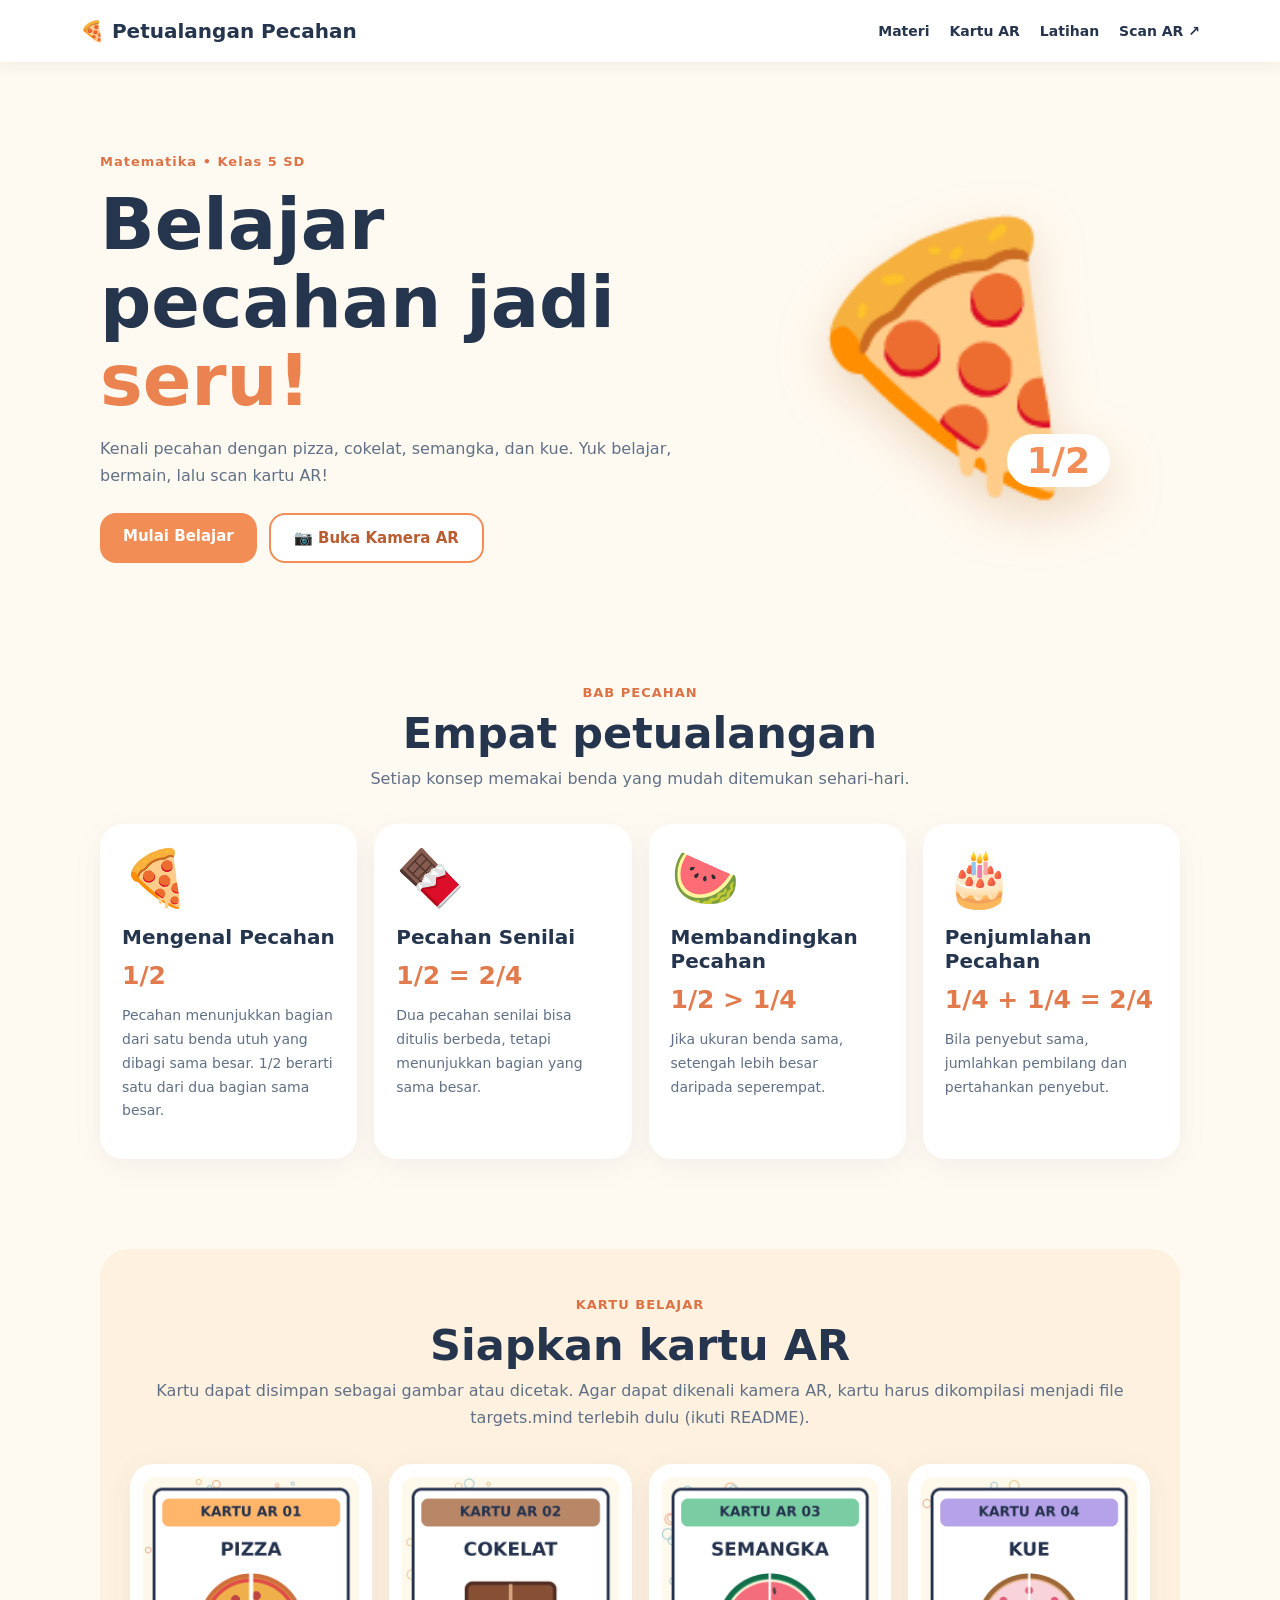
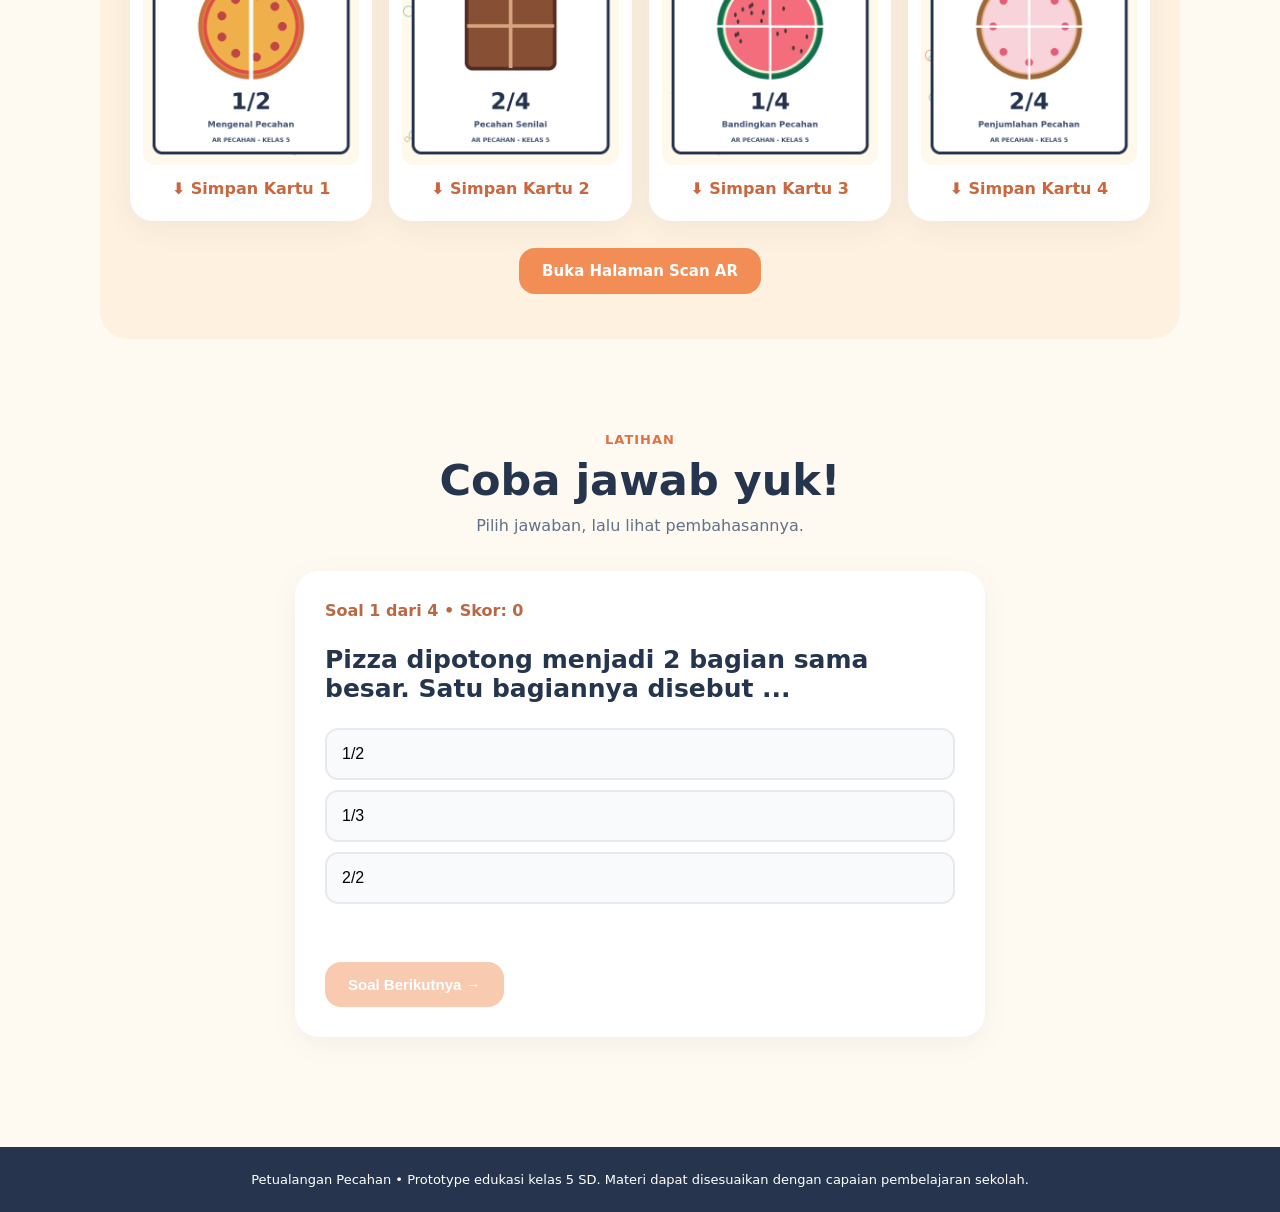
<file: index.html>
<!doctype html><html lang="id"><head><meta charset="utf-8"><meta name="viewport" content="width=device-width,initial-scale=1"><title>Petualangan Pecahan | Kelas 5 SD</title><link rel="stylesheet" href="style.css"></head><body>
<header><a class="brand" href="index.html">🍕 Petualangan Pecahan</a><nav><a href="#materi">Materi</a><a href="#kartu">Kartu AR</a><a href="#kuis">Latihan</a><a href="ar.html">Scan AR ↗</a></nav></header>
<main><section class="hero"><div><span class="tag">Matematika • Kelas 5 SD</span><h1>Belajar pecahan jadi <em>seru!</em></h1><p>Kenali pecahan dengan pizza, cokelat, semangka, dan kue. Yuk belajar, bermain, lalu scan kartu AR!</p><div class="actions"><a class="button" href="#materi">Mulai Belajar</a><a class="button secondary" href="ar.html">📷 Buka Kamera AR</a></div></div><div class="hero-art">🍕<span>1/2</span></div></section>
<section id="materi"><div class="section-title"><span class="tag">BAB PECAHAN</span><h2>Empat petualangan</h2><p>Setiap konsep memakai benda yang mudah ditemukan sehari-hari.</p></div><div id="lessons" class="grid"></div></section>
<section id="kartu" class="paper"><div class="section-title"><span class="tag">KARTU BELAJAR</span><h2>Siapkan kartu AR</h2><p>Kartu dapat disimpan sebagai gambar atau dicetak. Agar dapat dikenali kamera AR, kartu harus dikompilasi menjadi file targets.mind terlebih dulu (ikuti README).</p></div><div id="cards" class="grid card-grid"></div><div class="center"><a class="button" href="ar.html">Buka Halaman Scan AR</a></div></section>
<section id="kuis"><div class="section-title"><span class="tag">LATIHAN</span><h2>Coba jawab yuk!</h2><p>Pilih jawaban, lalu lihat pembahasannya.</p></div><div class="quiz"><div id="progress"></div><h3 id="question"></h3><div id="choices"></div><div id="feedback" aria-live="polite"></div><button class="button" id="next" disabled>Soal Berikutnya →</button></div></section>
</main><footer>Petualangan Pecahan • Prototype edukasi kelas 5 SD. Materi dapat disesuaikan dengan capaian pembelajaran sekolah.</footer><script src="content.js"></script><script src="app.js"></script></body></html>
</file>
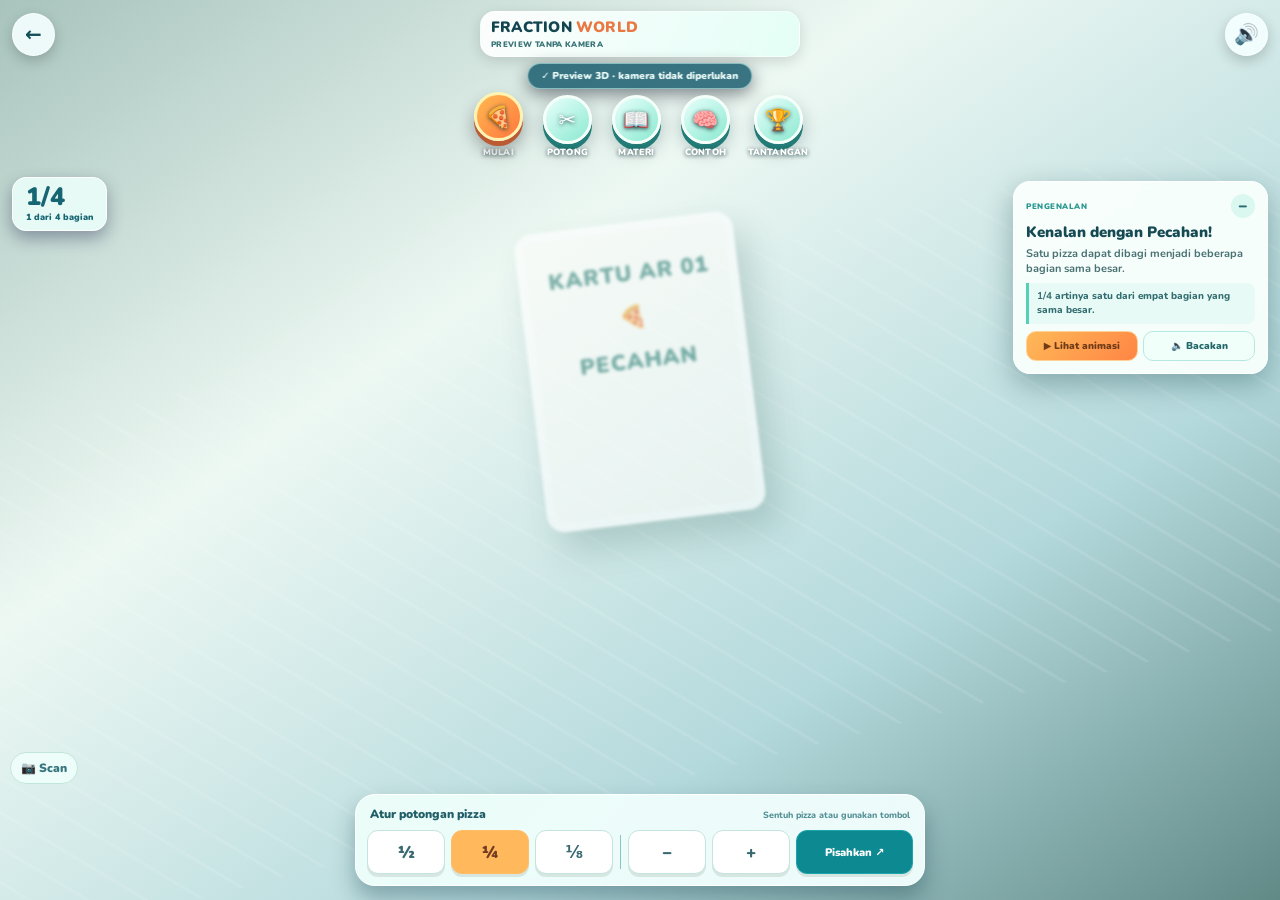
<file: preview-3d.html>
<!doctype html><html lang="id"><head><meta charset="utf-8"><meta name="viewport" content="width=device-width,initial-scale=1,viewport-fit=cover,user-scalable=no"><title>Preview Fraction World AR</title><link rel="stylesheet" href="assets/ar/fraction-world.css"><script src="https://aframe.io/releases/1.5.0/aframe.min.js"></script><script defer src="assets/ar/fraction-world.js"></script></head>
<body data-mode="demo"><div class="demo-surface"><div class="demo-card">KARTU AR 01<br>🍕<br>PECAHAN</div></div><a-scene id="arScene" embedded renderer="alpha:true;antialias:true;colorManagement:true" vr-mode-ui="enabled:false" device-orientation-permission-ui="enabled:false"><a-camera position="0 0 1.7" look-controls="enabled:false"></a-camera><a-entity light="type:ambient;color:#fff3db;intensity:1.5"></a-entity><a-entity light="type:directional;color:#ffffff;intensity:1.8" position="-1 1 2"></a-entity><a-entity class="pizza-model" pizza-lab position="0 .09 .06"></a-entity></a-scene>
<header class="top-bar"><a href="index.html" class="round-link">←</a><div class="top-title"><b>FRACTION <span>WORLD</span></b><small>PREVIEW TANPA KAMERA</small></div><button class="round-link" id="speak">🔊</button></header><div id="status" class="status-pill">✓ Preview 3D · kamera tidak diperlukan</div>
<nav class="orbit-menu"><button class="orbit-item active" data-tab="intro"><span class="orb">🍕</span><small>MULAI</small></button><button class="orbit-item" data-tab="cut"><span class="orb">✂️</span><small>POTONG</small></button><button class="orbit-item" data-tab="learn"><span class="orb">📖</span><small>MATERI</small></button><button class="orbit-item" data-tab="example"><span class="orb">🧠</span><small>CONTOH</small></button><button class="orbit-item" data-tab="challenge"><span class="orb">🏆</span><small>TANTANGAN</small></button></nav>
<div id="scanHint" class="scan-hint hidden"></div><div class="hud-counter"><b id="hudFraction">1/4</b><small id="hudDesc">1 dari 4 bagian</small></div>
<section id="infoPanel" class="float-panel"><div class="panel-top"><span id="topicLabel">PENGENALAN</span><button id="collapse">−</button></div><h2 id="panelTitle">Kenalan dengan Pecahan!</h2><p id="panelText">Satu pizza dapat dibagi menjadi beberapa bagian sama besar.</p><div id="detail" class="detail"><b>1/4</b> artinya satu dari empat bagian yang sama besar.</div><div class="panel-actions"><button id="animate" class="main-action">▶ Lihat animasi</button><button id="readMore">🔈 Bacakan</button></div></section>
<section id="cutDock" class="dock"><div class="dock-caption"><strong>Atur potongan pizza</strong><span>Sentuh pizza atau gunakan tombol</span></div><div class="dock-row"><button data-cut="2">½</button><button data-cut="4" class="chosen">¼</button><button data-cut="8">⅛</button><span class="v-divider"></span><button id="minus">−</button><button id="plus">+</button><button id="separate" class="wide">Pisahkan ↗</button></div></section>
<section id="missionPanel" class="mission hidden"><div class="mission-head"><span>🎯 MISI <b id="missionNumber">1/5</b></span><button id="missionClose">×</button></div><h2 id="missionTitle">Soal Cerita</h2><p id="missionStory"></p><div class="mission-instruction" id="missionInstruction"></div><div class="mission-tools"><button id="missionMinus">− bagian</button><span id="missionCount">0/4</span><button id="missionPlus">+ bagian</button></div><div id="missionChoices" class="mission-choices hidden"></div><div id="missionFeedback" class="mission-feedback hidden"></div><div class="mission-bottom"><button id="missionHint">💡 Petunjuk</button><button id="missionCheck" class="main-action">Periksa langkah ✓</button><button id="missionNext" class="main-action hidden">Soal berikutnya →</button></div></section>
<div id="toast" class="toast" role="status"></div><button id="cameraInfo" class="camera-info" onclick="location.href='ar.html'">📷 Scan</button><div id="cameraDebug" class="camera-debug hidden"></div></body></html>
</file>
<file: style.css>
:root{font-family:system-ui,-apple-system,'Segoe UI',sans-serif;color:#25354d;background:#fffaf1;scroll-behavior:smooth}*{box-sizing:border-box}body{margin:0}header{display:flex;justify-content:space-between;align-items:center;padding:19px max(5%,calc((100% - 1120px)/2));background:#fff;box-shadow:0 2px 16px #1a233012;gap:20px;flex-wrap:wrap}a{text-decoration:none;color:inherit}.brand{font-size:20px;font-weight:900}nav{display:flex;gap:20px;flex-wrap:wrap}nav a{font-weight:650;font-size:14px}main{max-width:1120px;margin:auto;padding:20px}section{margin:40px 0 90px}.hero{display:grid;grid-template-columns:1.25fr 1fr;align-items:center;min-height:470px;gap:30px}.tag{font-weight:800;font-size:13px;letter-spacing:1px;color:#dc7245}.hero h1{font-size:clamp(40px,5.6vw,72px);line-height:1.09;margin:15px 0}.hero h1 em{color:#eb8350;font-style:normal}p{color:#607086;line-height:1.7}.hero p{max-width:580px}.actions{display:flex;flex-wrap:wrap;gap:12px;margin-top:24px}.button{border:0;border-radius:16px;background:#f18d55;color:#fff;display:inline-block;padding:14px 23px;font-weight:800;cursor:pointer;font-size:15px}.button.secondary{background:#fff;border:2px solid #f18d55;color:#b85d32}.button:disabled{opacity:.45;cursor:not-allowed}.hero-art{position:relative;font-size:clamp(150px,21vw,255px);text-align:center;filter:drop-shadow(0 18px 24px #dbb79080)}.hero-art span{position:absolute;bottom:20px;right:15%;background:#fff;padding:6px 20px;border-radius:40px;font-size:36px;font-weight:900;color:#f18d55}.section-title{text-align:center;margin-bottom:32px}.section-title h2{font-size:clamp(28px,4vw,43px);margin:7px 0}.section-title p{margin:0}.grid{display:grid;grid-template-columns:repeat(4,1fr);gap:17px}.lesson,.ar-card{background:#fff;border-radius:23px;padding:22px;box-shadow:0 7px 30px #354f7311}.lesson .emoji{font-size:55px}.lesson h3{margin:14px 0 7px;font-size:20px}.lesson .example{font-size:25px;font-weight:900;color:#e17a4c;margin:12px 0}.lesson p{font-size:14px}.paper{background:#fef1df;border-radius:28px;padding:45px 30px}.ar-card{padding:13px;text-align:center}.ar-card img{width:100%;border-radius:12px}.ar-card a{display:inline-block;font-weight:800;padding:10px;color:#c9673e}.center{text-align:center;margin-top:27px}.quiz{max-width:690px;margin:auto;background:white;border-radius:24px;padding:30px;box-shadow:0 7px 28px #354f7311}.quiz h3{font-size:25px}#choices{display:grid;gap:10px}#choices button{background:#f8fafc;border:2px solid #e6e9ef;padding:15px;border-radius:13px;text-align:left;font-size:16px;cursor:pointer}#choices button:hover{border-color:#f18d55}#choices button.correct{border-color:#46a96e;background:#e9f9ee}#choices button.wrong{border-color:#e17777;background:#ffefef}#feedback{min-height:58px;padding:14px 0;font-weight:650}#progress{color:#b86943;font-weight:750}footer{text-align:center;background:#26354d;padding:25px;color:#fff;font-size:13px}@media(max-width:820px){.grid{grid-template-columns:repeat(2,1fr)}.hero{grid-template-columns:1fr;text-align:center}.hero p{margin:auto}.actions{justify-content:center}.hero-art{font-size:150px}.hero-art span{font-size:23px}.paper{padding:35px 16px}}@media(max-width:500px){.grid{grid-template-columns:1fr}header{justify-content:center}nav{justify-content:center;font-size:12px}main{padding:16px}.hero{min-height:auto}}
</file>
<file: assets/ar/fraction-world.css>
@import url('https://fonts.googleapis.com/css2?family=Nunito:wght@500;600;700;800;900&display=swap');
:root{--mint:#67f2d5;--aqua:#065864;--ink:#14343c;--cream:#fffdf7;--warm:#ffb85b;--line:rgba(14,99,109,.16)}
*{box-sizing:border-box}html,body{margin:0;width:100%;height:100%;overflow:hidden}body{background:#151f27;color:#18393e;font-family:Nunito,system-ui,-apple-system,sans-serif;-webkit-tap-highlight-color:transparent}button,a{font:inherit}button{cursor:pointer;touch-action:manipulation}button:focus-visible,a:focus-visible{outline:3px solid #fff2ab;outline-offset:2px}.hidden{display:none!important}
/* AR camera uses MindAR's own media video. Do not create a second camera instance. */
.camera-fallback{position:fixed;inset:0;z-index:0;background:radial-gradient(ellipse at 40% 39%,#3b5852,#152832 65%,#141a28);pointer-events:none}
body.camera-ready .camera-fallback{opacity:0}
#arScene{position:fixed!important;inset:0!important;width:100vw!important;height:100vh!important;height:100dvh!important;background:transparent!important;z-index:2!important;overflow:hidden!important}
#arScene canvas,#arScene .a-canvas{background:transparent!important}
.demo-surface{position:fixed;inset:0;background:linear-gradient(145deg,#a8c4bd 0%,#edf8f3 35%,#b4d9dc 70%,#618a87 100%);z-index:0}
.demo-surface:before{content:'';position:absolute;left:-20%;top:30%;height:55%;width:150%;transform:rotate(-14deg);background:repeating-linear-gradient(45deg,transparent 0 26px,rgba(255,255,255,.1) 28px 30px);pointer-events:none}
.demo-card{position:absolute;width:220px;height:300px;top:38%;left:50%;transform:translate(-50%,-40%) rotate(-7deg);box-shadow:12px 20px 35px #24544d57;background:#fbfcf9;border:9px solid white;border-radius:18px;color:#338077;text-align:center;padding:20px;font-size:22px;letter-spacing:1px;font-weight:900;line-height:2;filter:blur(1.4px);opacity:.6}
.top-bar{position:fixed;z-index:12;top:calc(11px + env(safe-area-inset-top));left:12px;right:12px;display:flex;gap:9px;align-items:center;justify-content:space-between;pointer-events:none}.top-bar>*{pointer-events:auto}
.round-link{display:grid;place-items:center;width:43px;height:43px;flex:0 0 43px;border:1px solid #ffffff95;background:#f5ffffe8;color:#154e58;text-decoration:none;border-radius:50%;box-shadow:0 5px 14px #0003;font-size:20px;font-weight:900;backdrop-filter:blur(13px)}
.top-title{flex:1;background:linear-gradient(115deg,#ffffffed,#e3fff6ef);border-radius:15px;padding:7px 10px;border:1px solid #fff8;line-height:1.1;box-shadow:0 4px 14px #0002;max-width:320px}.top-title b{font-size:15px;letter-spacing:.015em;font-weight:900;color:#134550}.top-title b span{color:#e97842}.top-title small{display:block;font-weight:900;letter-spacing:.045em;font-size:8px;color:#397477;margin-top:4px}
.status-pill{position:fixed;z-index:12;top:calc(63px + env(safe-area-inset-top));left:50%;transform:translateX(-50%);max-width:calc(100vw - 32px);overflow:hidden;text-overflow:ellipsis;white-space:nowrap;background:#0e5467cc;color:#effffb;border:1px solid #cefff786;border-radius:30px;padding:5px 13px;font-size:10px;font-weight:900;box-shadow:0 5px 17px #0017;backdrop-filter:blur(10px)}
.orbit-menu{position:fixed;z-index:15;top:calc(95px + env(safe-area-inset-top));left:50%;transform:translateX(-50%);display:flex;align-items:start;justify-content:center;gap:clamp(7px,2.5vw,16px);width:min(98%,520px);pointer-events:none}.orbit-item{border:0;background:none;padding:0;min-width:53px;display:flex;flex-direction:column;align-items:center;gap:2px;pointer-events:auto;color:white;font-weight:900;text-shadow:0 1px 4px #082c31d6}.orbit-item .orb{width:49px;height:49px;border-radius:50%;background:linear-gradient(140deg,#e8fffb,#8be9d1);border:3px solid #f5fffa;box-shadow:0 6px 0 #237c77,0 8px 17px #002c3840;display:grid;place-items:center;font-size:21px;transition:transform .2s,border-color .2s}.orbit-item.active .orb{background:linear-gradient(135deg,#ffb950,#ff783f);border-color:#fff3b2;transform:translateY(-3px);box-shadow:0 5px 0 #bb5a33,0 10px 18px #0005}.orbit-item small{font-size:9px;letter-spacing:.015em}
.scan-hint{position:fixed;z-index:8;top:44%;left:50%;width:min(80vw,300px);transform:translate(-50%,-50%);color:white;text-shadow:0 3px 9px #0009;text-align:center;pointer-events:none}.scan-hint strong{display:block;font-size:14px}.scan-hint small{display:block;font-size:11px;opacity:.9;margin-top:4px}.reticle{display:grid;place-items:center;width:160px;height:170px;margin:0 auto 12px;border:3px dashed #afffe7;border-radius:22px;background:#062c3619;box-shadow:0 0 24px #bafcda55,inset 0 0 15px #d0f9ed3b;animation:pulse 2s infinite}.reticle span{font-size:67px;filter:drop-shadow(0 6px 5px #0005)}@keyframes pulse{50%{transform:scale(1.035);border-color:#ffdc6d}}
.hud-counter{position:fixed;z-index:13;top:calc(177px + env(safe-area-inset-top));left:12px;background:#ecfffbdf;color:#166572;padding:7px 13px;border-radius:14px;border:1px solid #fff;box-shadow:0 7px 17px #0035;backdrop-filter:blur(8px);pointer-events:none}.hud-counter b{font-size:25px;font-weight:900;line-height:1}.hud-counter small{display:block;font-size:9px;font-weight:900}
.float-panel{position:fixed;z-index:14;right:12px;top:calc(181px + env(safe-area-inset-top));width:min(60vw,255px);max-height:34vh;overflow:auto;padding:12px;background:#f9fffcf1;border:1px solid #fff;border-radius:17px;box-shadow:0 10px 30px #02333a55;backdrop-filter:blur(11px);-webkit-backdrop-filter:blur(11px);transition:all .25s}
.panel-top{display:flex;justify-content:space-between;align-items:center;gap:8px}.panel-top span{font-size:8px;letter-spacing:.07em;font-weight:900;color:#299690}.panel-top button{border:0;background:#daf8ef;color:#2b6b70;border-radius:50%;width:24px;height:24px;font-weight:900}.float-panel h2{font-size:15px;font-weight:900;color:#154953;line-height:1.12;margin:6px 0 6px}.float-panel p{margin:0;font-size:11px;line-height:1.35;font-weight:700;color:#4a7274}.detail{margin:7px 0;padding:7px 8px;border-left:3px solid #53d1b7;background:#e8faf5;border-radius:0 8px 8px 0;font-size:10px;line-height:1.33;font-weight:800;color:#326d71}.panel-actions{display:flex;gap:5px;align-items:center}.panel-actions button{border:1px solid #b7e8df;color:#23686b;background:#f1fffa;border-radius:10px;padding:7px 6px;font-size:10px;font-weight:900;flex:1}.panel-actions .main-action,.main-action{background:linear-gradient(135deg,#ffb958,#ff8544);border:1px solid #ffd295;color:#713b17}.float-panel.collapsed{width:164px;max-height:40px;overflow:hidden;padding:8px 12px}.float-panel.collapsed h2,.float-panel.collapsed p,.float-panel.collapsed .detail,.float-panel.collapsed .panel-actions{display:none}
.dock{position:fixed;z-index:15;bottom:calc(14px + env(safe-area-inset-bottom));left:10px;right:10px;background:linear-gradient(130deg,#eefffaeb,#f4ffffee);max-width:570px;margin:auto;border:1px solid white;border-radius:20px;padding:11px;box-shadow:0 12px 22px #06334156;backdrop-filter:blur(15px)}.dock-caption{display:flex;align-items:baseline;justify-content:space-between;gap:7px;margin:0 3px 8px}.dock-caption strong{color:#215e68;font-size:12px;font-weight:900}.dock-caption span{color:#549095;font-size:9px;font-weight:800}.dock-row{display:flex;gap:6px}.dock-row button{flex:1;background:#fff;color:#386970;border:1px solid #c4e4dd;border-radius:11px;min-height:44px;font-size:17px;font-weight:900;box-shadow:0 3px 0 #d6e7e2}.dock-row button.chosen{background:#ffb85c;border-color:#ffbd66;color:#723c24}.dock-row button.wide{flex:1.6;font-size:11px;background:#0c8991;color:white;border-color:#1aa4ab}.v-divider{width:1px;background:#84c7bd;margin:5px 1px}
.mission{position:fixed;z-index:19;bottom:calc(10px + env(safe-area-inset-bottom));left:10px;right:10px;max-width:540px;margin:auto;max-height:min(57vh,470px);overflow:auto;padding:14px 15px 12px;background:#fffdf8f5;border:2px solid #fff;box-shadow:0 15px 32px #071c2e70;border-radius:22px;backdrop-filter:blur(13px);-webkit-backdrop-filter:blur(13px)}.mission-head{display:flex;align-items:center;justify-content:space-between;color:#008c8f;font-size:12px;font-weight:900}.mission-head button{font-size:21px;background:#e3f8ee;color:#266670;border:0;border-radius:50%;width:30px;height:30px}.mission h2{color:#1c505b;font-size:18px;font-weight:900;margin:4px 0 6px}.mission>p{margin:0 0 7px;font-size:12px;font-weight:700;line-height:1.37;color:#355964}.mission-instruction{background:#e8f8f3;border:1px solid #c3e7d9;border-radius:10px;padding:8px 10px;font-size:12px;font-weight:900;color:#196b72}.mission-tools{display:flex;justify-content:space-between;gap:8px;align-items:center;margin-top:9px}.mission-tools button{flex:1;background:#edfffb;border:1px solid #b4e4dc;border-radius:10px;padding:9px 8px;color:#185e6a;font-weight:900;font-size:12px}.mission-tools span{font-weight:900;color:#c06320;font-size:19px}.mission-choices{display:flex;gap:6px;margin-top:10px}.mission-choices button{flex:1;background:#fff;border:2px solid #c9e9df;border-radius:11px;padding:9px 6px;font-size:12px;color:#1b636e;font-weight:900}.mission-choices button.picked{background:#ffeed2;border-color:#fbb760;color:#7f4d24}.mission-feedback{font-size:12px;font-weight:800;line-height:1.4;color:#196852;background:#e8fbec;padding:9px;border-radius:11px;margin-top:9px}.mission-bottom{display:flex;gap:8px;margin-top:9px}.mission-bottom button{flex:1;border-radius:11px;min-height:43px;padding:9px;border:1px solid #b9dfd9;background:#e6f9f4;color:#1f6570;font-size:12px;font-weight:900}.mission-bottom .main-action{flex:1.55;background:linear-gradient(130deg,#ffbf60,#ff8d50);color:#73371c;border-color:#ffd6a4}
.toast{position:fixed;z-index:22;top:calc(153px + env(safe-area-inset-top));left:50%;transform:translate(-50%,-10px);opacity:0;max-width:90vw;text-align:center;background:#fffef5;color:#236673;border:1px solid #c8ffed;border-radius:12px;padding:9px 11px;font-size:11px;line-height:1.4;font-weight:900;box-shadow:0 7px 18px #0004;transition:.2s;pointer-events:none}.toast.show{transform:translate(-50%,0);opacity:1}
.camera-info{position:fixed;z-index:14;left:10px;bottom:calc(116px + env(safe-area-inset-bottom));background:#f0fffbda;border:1px solid #c2e5da;border-radius:20px;padding:7px 10px;font-size:12px;font-weight:900;color:#36757e}.camera-debug{position:fixed;z-index:25;left:10px;right:10px;top:calc(163px + env(safe-area-inset-top));background:#173b49f3;color:white;border:1px solid #b0fff1;border-radius:14px;padding:16px;font-size:12px;white-space:pre-wrap;box-shadow:0 12px 30px #0008;line-height:1.5}
@media(max-width:360px){.orbit-item{min-width:47px}.orbit-item .orb{width:45px;height:45px}.orbit-menu{gap:5px}.orbit-item small{font-size:8px}.float-panel{width:61vw}.hud-counter{padding:6px 8px}.hud-counter b{font-size:21px}.top-title b{font-size:13px}.dock-row{gap:4px}.dock-row button{min-height:40px}.mission h2{font-size:16px}}
@media(max-height:730px){.orbit-menu{top:calc(80px + env(safe-area-inset-top))}.status-pill{top:calc(55px + env(safe-area-inset-top))}.hud-counter,.float-panel{top:calc(150px + env(safe-area-inset-top))}.float-panel{max-height:29vh;padding:9px}.float-panel h2{font-size:13px}.detail{margin:5px 0}.dock{padding:9px}.mission{max-height:65vh}}
</file>
